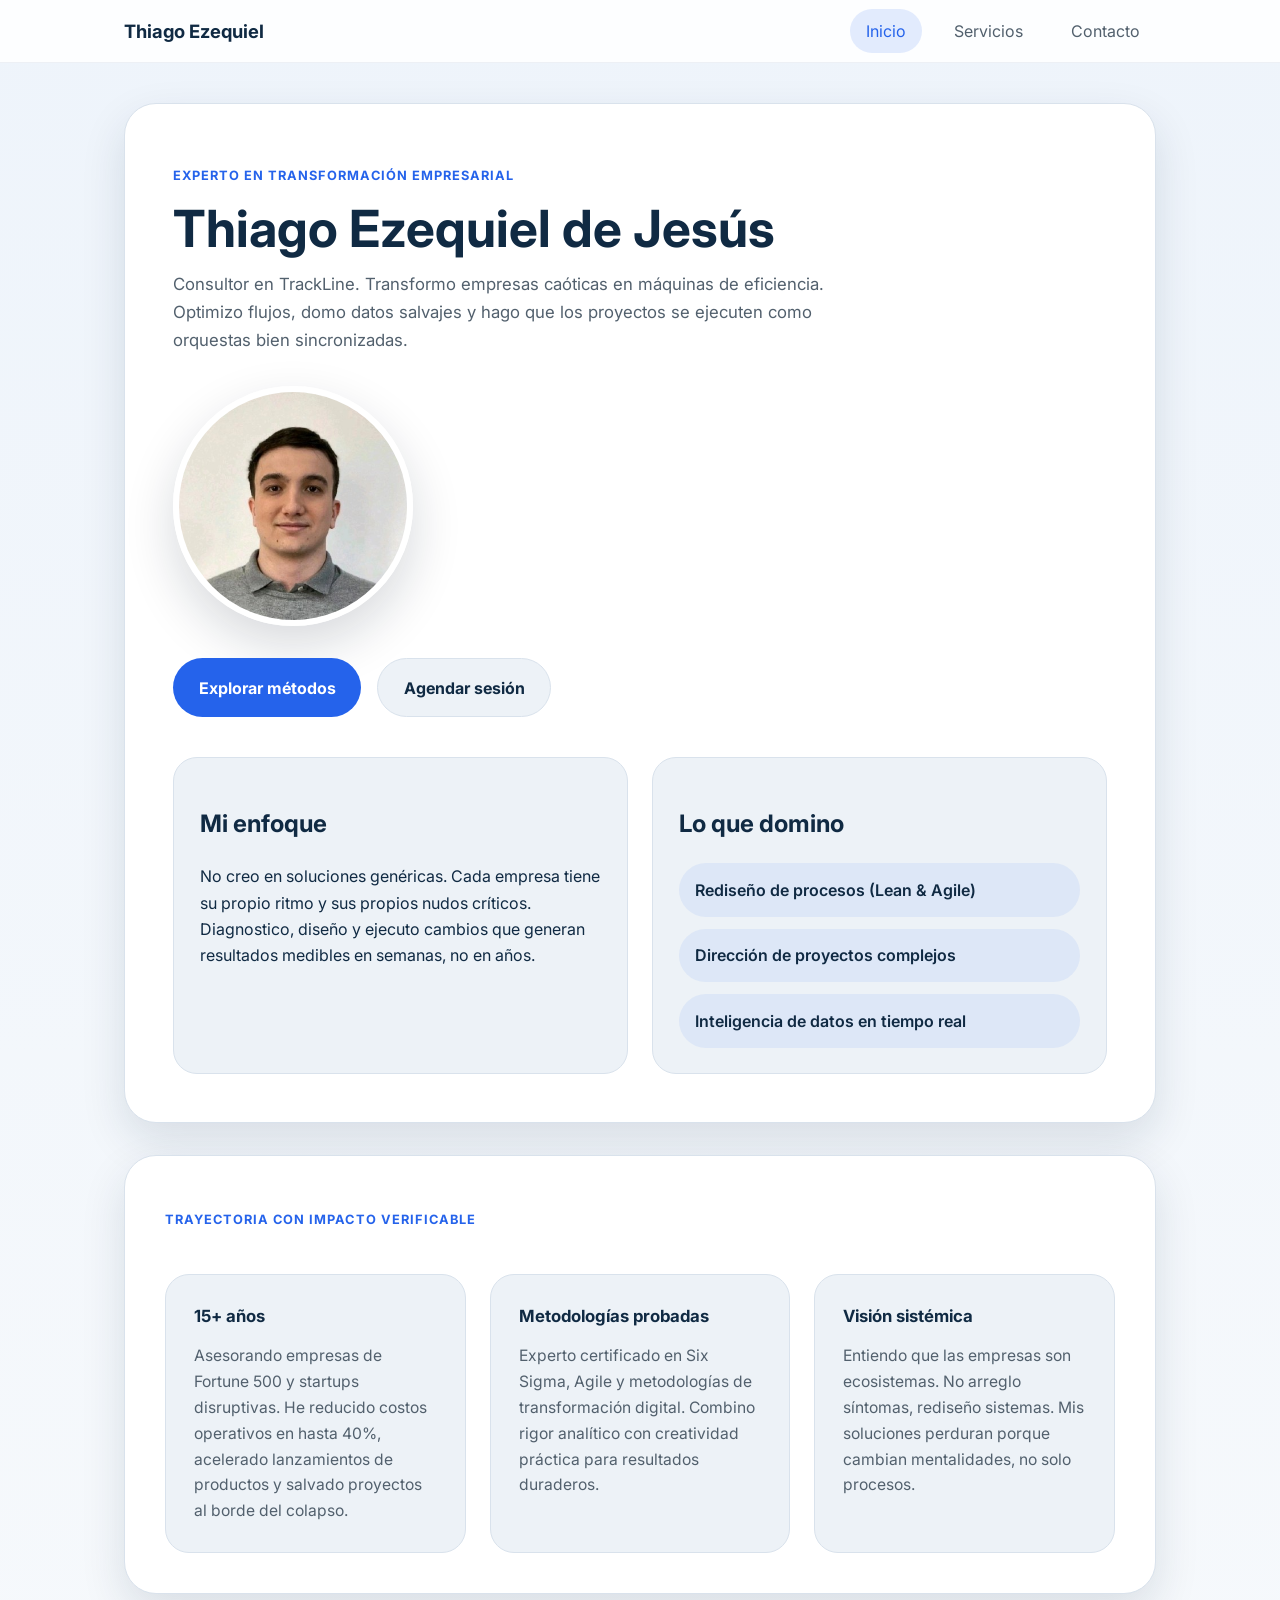
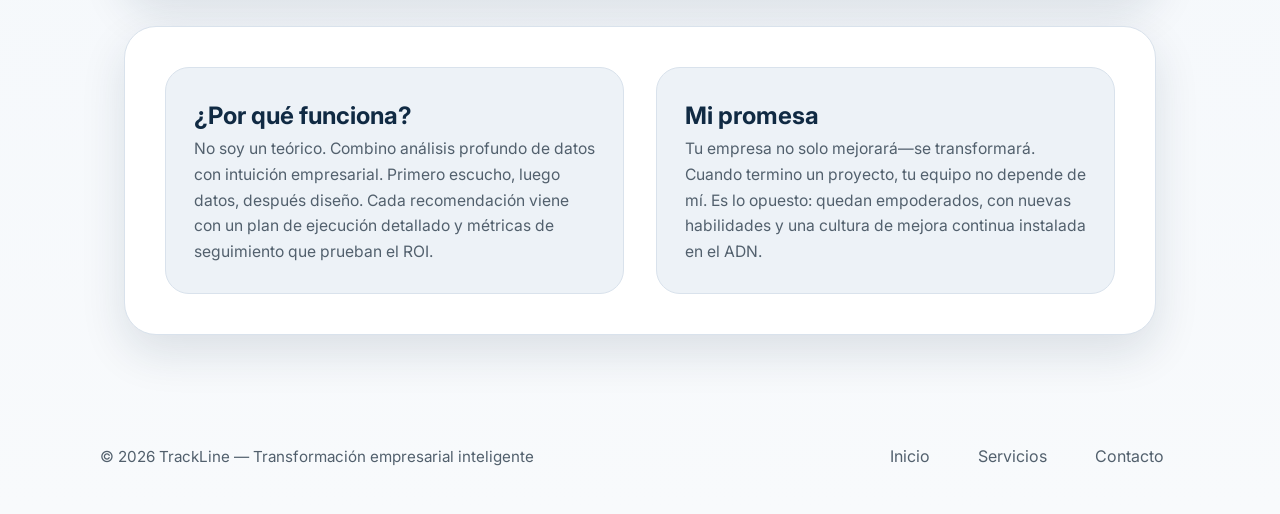
<file: index.html>
<!DOCTYPE html>
<html lang="es">
<head>
    <meta charset="UTF-8">
    <meta name="viewport" content="width=device-width, initial-scale=1.0">
    <title>Thiago Ezequiel — Consultor en TrackLine</title>
    <link rel="stylesheet" href="estilos.css">
</head>
<body>
    <header class="site-header">
        <div class="nav-inner">
            <a class="brand" href="index.html">Thiago Ezequiel</a>
            <nav aria-label="Navegación principal">
                <ul>
                    <li><a href="index.html" class="active">Inicio</a></li>
                    <li><a href="intereses.html">Servicios</a></li>
                    <li><a href="contacto.html">Contacto</a></li>
                </ul>
            </nav>
        </div>
    </header>

    <main class="page-shell">
        <section class="hero-panel">
            <p class="eyebrow">Experto en transformación empresarial</p>
            <h1>Thiago Ezequiel de Jesús</h1>
            <p class="hero-copy">Consultor en TrackLine. Transformo empresas caóticas en máquinas de eficiencia. Optimizo flujos, domo datos salvajes y hago que los proyectos se ejecuten como orquestas bien sincronizadas.</p>

            <div class="hero-portrait">
                <img class="profile-image" src="img/foto.jpg" alt="Foto profesional de Thiago Ezequiel">
            </div>

            <div class="hero-actions">
                <a class="btn btn-primary" href="intereses.html">Explorar métodos</a>
                <a class="btn btn-secondary" href="contacto.html">Agendar sesión</a>
            </div>

            <div class="hero-grid">
                <article>
                    <h2>Mi enfoque</h2>
                    <p>No creo en soluciones genéricas. Cada empresa tiene su propio ritmo y sus propios nudos críticos. Diagnostico, diseño y ejecuto cambios que generan resultados medibles en semanas, no en años.</p>
                </article>
                <article>
                    <h2>Lo que domino</h2>
                    <ul class="hero-list">
                        <li>Rediseño de procesos (Lean & Agile)</li>
                        <li>Dirección de proyectos complejos</li>
                        <li>Inteligencia de datos en tiempo real</li>
                    </ul>
                </article>
            </div>
        </section>

        <section class="section-block">
            <p class="section-label">Trayectoria con impacto verificable</p>
            <div class="cards-grid">
                <article class="card">
                    <strong>15+ años</strong>
                    <p>Asesorando empresas de Fortune 500 y startups disruptivas. He reducido costos operativos en hasta 40%, acelerado lanzamientos de productos y salvado proyectos al borde del colapso.</p>
                </article>
                <article class="card">
                    <strong>Metodologías probadas</strong>
                    <p>Experto certificado en Six Sigma, Agile y metodologías de transformación digital. Combino rigor analítico con creatividad práctica para resultados duraderos.</p>
                </article>
                <article class="card">
                    <strong>Visión sistémica</strong>
                    <p>Entiendo que las empresas son ecosistemas. No arreglo síntomas, rediseño sistemas. Mis soluciones perduran porque cambian mentalidades, no solo procesos.</p>
                </article>
            </div>
        </section>

        <section class="section-block split-block">
            <article>
                <h2>¿Por qué funciona?</h2>
                <p>No soy un teórico. Combino análisis profundo de datos con intuición empresarial. Primero escucho, luego datos, después diseño. Cada recomendación viene con un plan de ejecución detallado y métricas de seguimiento que prueban el ROI.</p>
            </article>
            <article>
                <h2>Mi promesa</h2>
                <p>Tu empresa no solo mejorará—se transformará. Cuando termino un proyecto, tu equipo no depende de mí. Es lo opuesto: quedan empoderados, con nuevas habilidades y una cultura de mejora continua instalada en el ADN.</p>
            </article>
        </section>
    </main>

    <footer class="site-footer">
        <div class="footer-inner">
            <p>© 2026 TrackLine — Transformación empresarial inteligente</p>
            <nav aria-label="Navegación secundaria">
                <a href="index.html">Inicio</a>
                <a href="intereses.html">Servicios</a>
                <a href="contacto.html">Contacto</a>
            </nav>
        </div>
    </footer>
</body>
</html>
</file>
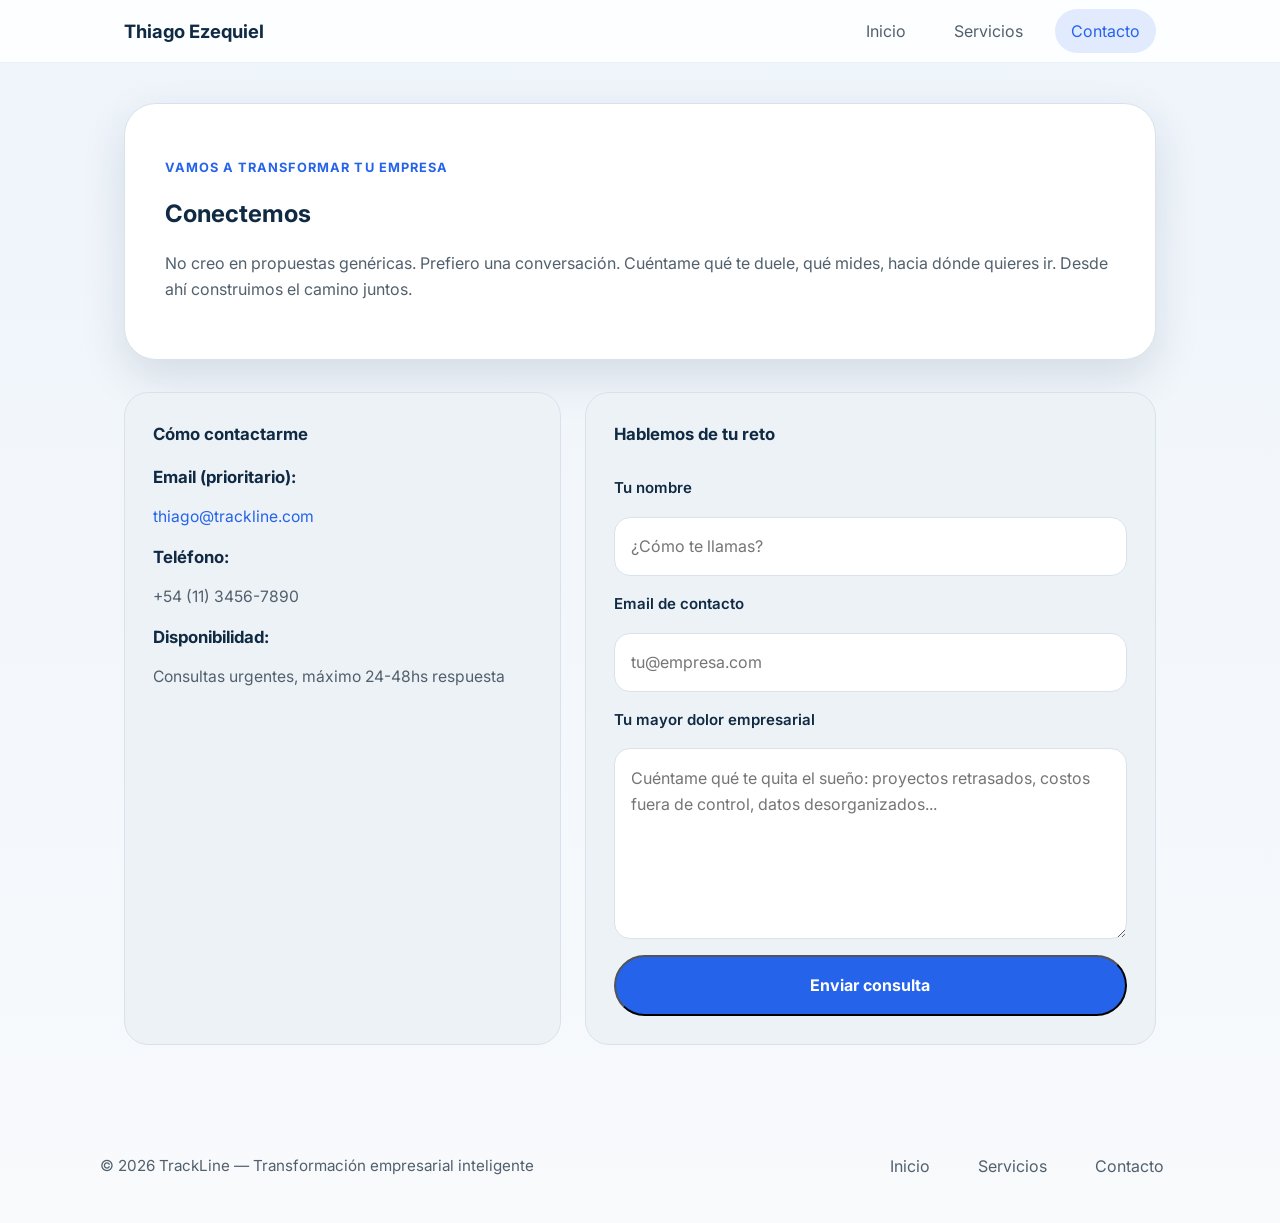
<file: contacto.html>
<!DOCTYPE html>
<html lang="es">
<head>
    <meta charset="UTF-8">
    <meta name="viewport" content="width=device-width, initial-scale=1.0">
    <title>Transformación empresarial — Thiago Ezequiel</title>
    <link rel="stylesheet" href="estilos.css">
</head>
<body>
    <header class="site-header">
        <div class="nav-inner">
            <a class="brand" href="index.html">Thiago Ezequiel</a>
            <nav aria-label="Navegación principal">
                <ul>
                    <li><a href="index.html">Inicio</a></li>
                    <li><a href="intereses.html">Servicios</a></li>
                    <li><a href="contacto.html" class="active">Contacto</a></li>
                </ul>
            </nav>
        </div>
    </header>

    <main class="page-shell">
        <section class="section-block">
            <p class="section-label">Vamos a transformar tu empresa</p>
            <h1>Conectemos</h1>
            <p class="section-copy">No creo en propuestas genéricas. Prefiero una conversación. Cuéntame qué te duele, qué mides, hacia dónde quieres ir. Desde ahí construimos el camino juntos.</p>
        </section>

        <section class="contact-grid">
            <div class="card">
                <h2>Cómo contactarme</h2>
                <ul class="contact-details">
                    <li><strong>Email (prioritario):</strong> <a href="mailto:thiago@trackline.com">thiago@trackline.com</a></li>
                    <li><strong>Teléfono:</strong> +54 (11) 3456-7890</li>
                    <li><strong>Disponibilidad:</strong> Consultas urgentes, máximo 24-48hs respuesta</li>
                </ul>
            </div>
            <div class="card form-card">
                <h2>Hablemos de tu reto</h2>
                <form>
                    <label for="name">Tu nombre</label>
                    <input id="name" type="text" placeholder="¿Cómo te llamas?">

                    <label for="email">Email de contacto</label>
                    <input id="email" type="email" placeholder="tu@empresa.com">

                    <label for="message">Tu mayor dolor empresarial</label>
                    <textarea id="message" rows="6" placeholder="Cuéntame qué te quita el sueño: proyectos retrasados, costos fuera de control, datos desorganizados..."></textarea>

                    <button class="btn btn-primary" type="submit">Enviar consulta</button>
                </form>
            </div>
        </section>
    </main>

    <footer class="site-footer">
        <div class="footer-inner">
            <p>© 2026 TrackLine — Transformación empresarial inteligente</p>
            <nav aria-label="Navegación secundaria">
                <a href="index.html">Inicio</a>
                <a href="intereses.html">Servicios</a>
                <a href="contacto.html">Contacto</a>
            </nav>
        </div>
    </footer>
</body>
</html>
</file>
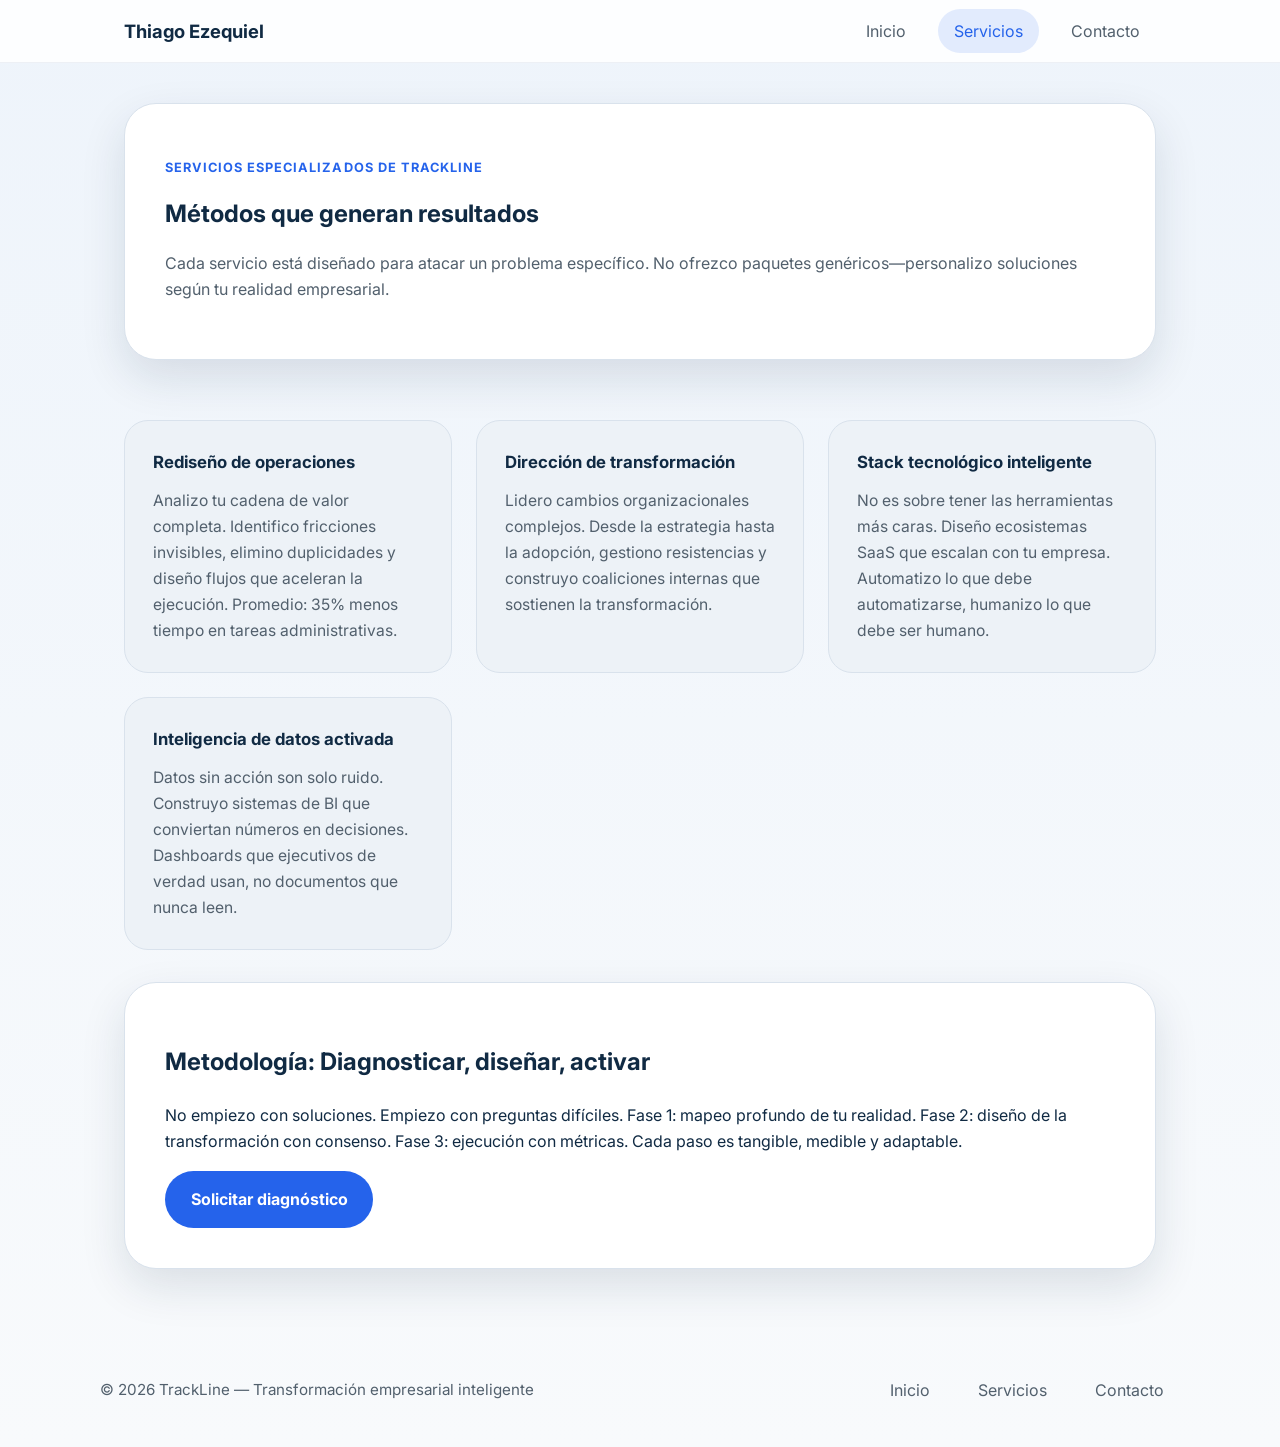
<file: intereses.html>
<!DOCTYPE html>
<html lang="es">
<head>
    <meta charset="UTF-8">
    <meta name="viewport" content="width=device-width, initial-scale=1.0">
    <title>Servicios y metodología — Thiago Ezequiel</title>
    <link rel="stylesheet" href="estilos.css">
</head>
<body>
    <header class="site-header">
        <div class="nav-inner">
            <a class="brand" href="index.html">Thiago Ezequiel</a>
            <nav aria-label="Navegación principal">
                <ul>
                    <li><a href="index.html">Inicio</a></li>
                    <li><a href="intereses.html" class="active">Servicios</a></li>
                    <li><a href="contacto.html">Contacto</a></li>
                </ul>
            </nav>
        </div>
    </header>

    <main class="page-shell">
        <section class="section-block">
            <p class="section-label">Servicios especializados de TrackLine</p>
            <h1>Métodos que generan resultados</h1>
            <p class="section-copy">Cada servicio está diseñado para atacar un problema específico. No ofrezco paquetes genéricos—personalizo soluciones según tu realidad empresarial.</p>
        </section>

        <section class="cards-grid">
            <article class="card">
                <h2>Rediseño de operaciones</h2>
                <p>Analizo tu cadena de valor completa. Identifico fricciones invisibles, elimino duplicidades y diseño flujos que aceleran la ejecución. Promedio: 35% menos tiempo en tareas administrativas.</p>
            </article>
            <article class="card">
                <h2>Dirección de transformación</h2>
                <p>Lidero cambios organizacionales complejos. Desde la estrategia hasta la adopción, gestiono resistencias y construyo coaliciones internas que sostienen la transformación.</p>
            </article>
            <article class="card">
                <h2>Stack tecnológico inteligente</h2>
                <p>No es sobre tener las herramientas más caras. Diseño ecosistemas SaaS que escalan con tu empresa. Automatizo lo que debe automatizarse, humanizo lo que debe ser humano.</p>
            </article>
            <article class="card">
                <h2>Inteligencia de datos activada</h2>
                <p>Datos sin acción son solo ruido. Construyo sistemas de BI que conviertan números en decisiones. Dashboards que ejecutivos de verdad usan, no documentos que nunca leen.</p>
            </article>
        </section>

        <section class="section-block">
            <h2>Metodología: Diagnosticar, diseñar, activar</h2>
            <p>No empiezo con soluciones. Empiezo con preguntas difíciles. Fase 1: mapeo profundo de tu realidad. Fase 2: diseño de la transformación con consenso. Fase 3: ejecución con métricas. Cada paso es tangible, medible y adaptable.</p>
            <a class="btn btn-primary" href="contacto.html">Solicitar diagnóstico</a>
        </section>
    </main>

    <footer class="site-footer">
        <div class="footer-inner">
            <p>© 2026 TrackLine — Transformación empresarial inteligente</p>
            <nav aria-label="Navegación secundaria">
                <a href="index.html">Inicio</a>
                <a href="intereses.html">Servicios</a>
                <a href="contacto.html">Contacto</a>
            </nav>
        </div>
    </footer>
</body>
</html>
</file>
<file: estilos.css>
@import url("https://fonts.googleapis.com/css2?family=Inter:wght@400;500;600;700&display=swap");

:root {
    --bg: #f5f7fb;
    --surface: #ffffff;
    --surface-strong: #edf2f7;
    --text: #102a43;
    --muted: #52606d;
    --accent: #2563eb;
    --accent-soft: rgba(37, 99, 235, 0.12);
    --border: #d9e2ec;
    --shadow: 0 18px 45px rgba(16, 42, 67, 0.12);
}

* {
    box-sizing: border-box;
}

html {
    scroll-behavior: smooth;
}

body {
    margin: 0;
    min-height: 100vh;
    font-family: "Inter", system-ui, sans-serif;
    color: var(--text);
    background: linear-gradient(180deg, #eef4fb 0%, #f8fafc 100%);
    line-height: 1.65;
}

img {
    max-width: 100%;
    display: block;
}

button,
input,
textarea {
    font: inherit;
}

.site-header {
    background: rgba(255, 255, 255, 0.85);
    backdrop-filter: blur(12px);
    position: sticky;
    top: 0;
    z-index: 10;
    border-bottom: 1px solid rgba(148, 163, 184, 0.15);
}

.nav-inner {
    max-width: 1080px;
    margin: 0 auto;
    padding: 1rem 1.5rem;
    display: flex;
    align-items: center;
    justify-content: space-between;
    gap: 1rem;
}

.brand {
    color: var(--text);
    text-decoration: none;
    font-weight: 700;
    font-size: 1.15rem;
}

nav ul {
    list-style: none;
    display: flex;
    gap: 1rem;
    margin: 0;
    padding: 0;
    flex-wrap: wrap;
}

nav a {
    color: var(--muted);
    text-decoration: none;
    padding: 0.75rem 1rem;
    border-radius: 999px;
    transition: background 0.25s ease, color 0.25s ease;
}

nav a:hover,
nav a.active {
    background: var(--accent-soft);
    color: var(--accent);
}

.page-shell {
    width: min(1080px, 100%);
    margin: 0 auto;
    padding: 2.5rem 1.5rem 4rem;
    display: grid;
    gap: 2rem;
}

.hero-panel,
.section-block,
.contact-grid,
.cards-grid {
    width: 100%;
}

.hero-panel {
    background: var(--surface);
    border: 1px solid var(--border);
    border-radius: 32px;
    padding: 3rem;
    box-shadow: var(--shadow);
}

.eyebrow,
.section-label {
    display: inline-flex;
    margin-bottom: 1rem;
    color: var(--accent);
    font-weight: 700;
    letter-spacing: 0.08em;
    text-transform: uppercase;
    font-size: 0.8rem;
}

.hero-panel h1,
.section-block h1,
.card h2,
.split-block h2,
.form-card h2 {
    margin: 0;
    color: var(--text);
}

.hero-panel h1 {
    font-size: clamp(2.5rem, 4vw, 4rem);
    line-height: 1.02;
    margin-bottom: 1rem;
}

.hero-copy,
.section-copy,
.card p,
.split-block p,
.contact-details li,
form label {
    color: var(--muted);
}

.hero-copy {
    max-width: 700px;
    font-size: 1.05rem;
    margin-bottom: 2rem;
}

.hero-actions {
    display: flex;
    flex-wrap: wrap;
    gap: 1rem;
    margin-bottom: 2.5rem;
}

.btn {
    display: inline-flex;
    align-items: center;
    justify-content: center;
    padding: 0.95rem 1.6rem;
    border-radius: 999px;
    font-weight: 700;
    text-decoration: none;
    transition: transform 0.2s ease, box-shadow 0.2s ease, background 0.2s ease;
}

.btn-primary {
    background: var(--accent);
    color: #fff;
}

.btn-secondary {
    background: var(--surface-strong);
    color: var(--text);
    border: 1px solid var(--border);
}

.btn:hover {
    transform: translateY(-2px);
    box-shadow: 0 14px 30px rgba(37, 99, 235, 0.18);
}

.hero-grid {
    display: grid;
    gap: 1.5rem;
    grid-template-columns: repeat(2, minmax(0, 1fr));
}

.hero-grid article {
    background: var(--surface-strong);
    border: 1px solid var(--border);
    border-radius: 24px;
    padding: 1.6rem;
}

.hero-list {
    list-style: none;
    margin: 1rem 0 0;
    padding: 0;
    display: grid;
    gap: 0.75rem;
}

.hero-list li {
    padding: 0.85rem 1rem;
    background: rgba(37, 99, 235, 0.08);
    border-radius: 999px;
    color: var(--text);
    font-weight: 600;
}

.section-block {
    background: var(--surface);
    border: 1px solid var(--border);
    border-radius: 32px;
    padding: 2.5rem;
    box-shadow: var(--shadow);
}

.cards-grid {
    display: grid;
    gap: 1.5rem;
    grid-template-columns: repeat(3, minmax(0, 1fr));
    margin-top: 1.75rem;
}

.card {
    background: var(--surface-strong);
    border: 1px solid var(--border);
    border-radius: 24px;
    padding: 1.75rem;
}

.card strong,
.card h2 {
    display: block;
    margin-bottom: 0.75rem;
    color: var(--text);
    font-size: 1.05rem;
}

.card p,
.split-block p,
.contact-details li {
    margin: 0;
    font-size: 0.98rem;
}

.split-block {
    display: grid;
    grid-template-columns: repeat(2, minmax(0, 1fr));
    gap: 2rem;
}

.split-block article {
    background: var(--surface-strong);
    border: 1px solid var(--border);
    border-radius: 24px;
    padding: 1.75rem;
}

.hero-portrait {
    margin: 0 0 2rem;
}

.profile-image {
    width: min(100%, 240px);
    aspect-ratio: 1 / 1;
    object-fit: cover;
    border-radius: 50%;
    border: 6px solid rgba(255, 255, 255, 0.95);
    box-shadow: 0 20px 50px rgba(15, 23, 42, 0.16);
    margin: 0;
}

.contact-grid {
    display: grid;
    gap: 1.5rem;
    grid-template-columns: 1.3fr 1.7fr;
}

.contact-details {
    list-style: none;
    padding: 0;
    margin: 1rem 0 0;
    display: grid;
    gap: 0.9rem;
}

.contact-details li {
    color: var(--muted);
}

.contact-details a {
    color: var(--accent);
    text-decoration: none;
}

.card.form-card {
    display: grid;
    gap: 1rem;
}

form {
    display: grid;
    gap: 1rem;
}

form label {
    font-size: 0.94rem;
    font-weight: 600;
    color: var(--text);
}

form input,
form textarea {
    width: 100%;
    padding: 0.95rem 1rem;
    border-radius: 16px;
    border: 1px solid var(--border);
    background: var(--surface);
    color: var(--text);
    outline: none;
    transition: border-color 0.2s ease, box-shadow 0.2s ease;
}

form input:focus,
form textarea:focus {
    border-color: rgba(37, 99, 235, 0.5);
    box-shadow: 0 0 0 4px rgba(37, 99, 235, 0.08);
}

footer {
    padding: 2rem 1.5rem;
    background: transparent;
}

.footer-inner {
    max-width: 1080px;
    margin: 0 auto;
    display: flex;
    gap: 1rem;
    justify-content: space-between;
    align-items: center;
    flex-wrap: wrap;
}

footer p {
    margin: 0;
    color: var(--muted);
    font-size: 0.95rem;
}

footer nav {
    display: flex;
    gap: 1rem;
    flex-wrap: wrap;
}

footer nav a {
    color: var(--muted);
    text-decoration: none;
}

@media (max-width: 980px) {
    .hero-grid,
    .split-block,
    .contact-grid,
    .cards-grid {
        grid-template-columns: 1fr;
    }
}

@media (max-width: 640px) {
    .nav-inner {
        flex-direction: column;
        align-items: flex-start;
    }

    .hero-portrait {
        display: flex;
        justify-content: center;
    }

    .profile-image {
        width: min(100%, 200px);
    }

    .page-shell {
        padding: 1.5rem 1rem 3rem;
    }

    .hero-panel {
        padding: 2rem;
    }

    .section-block {
        padding: 2rem;
    }

    .hero-panel h1 {
        font-size: 2.5rem;
    }
}
</file>
